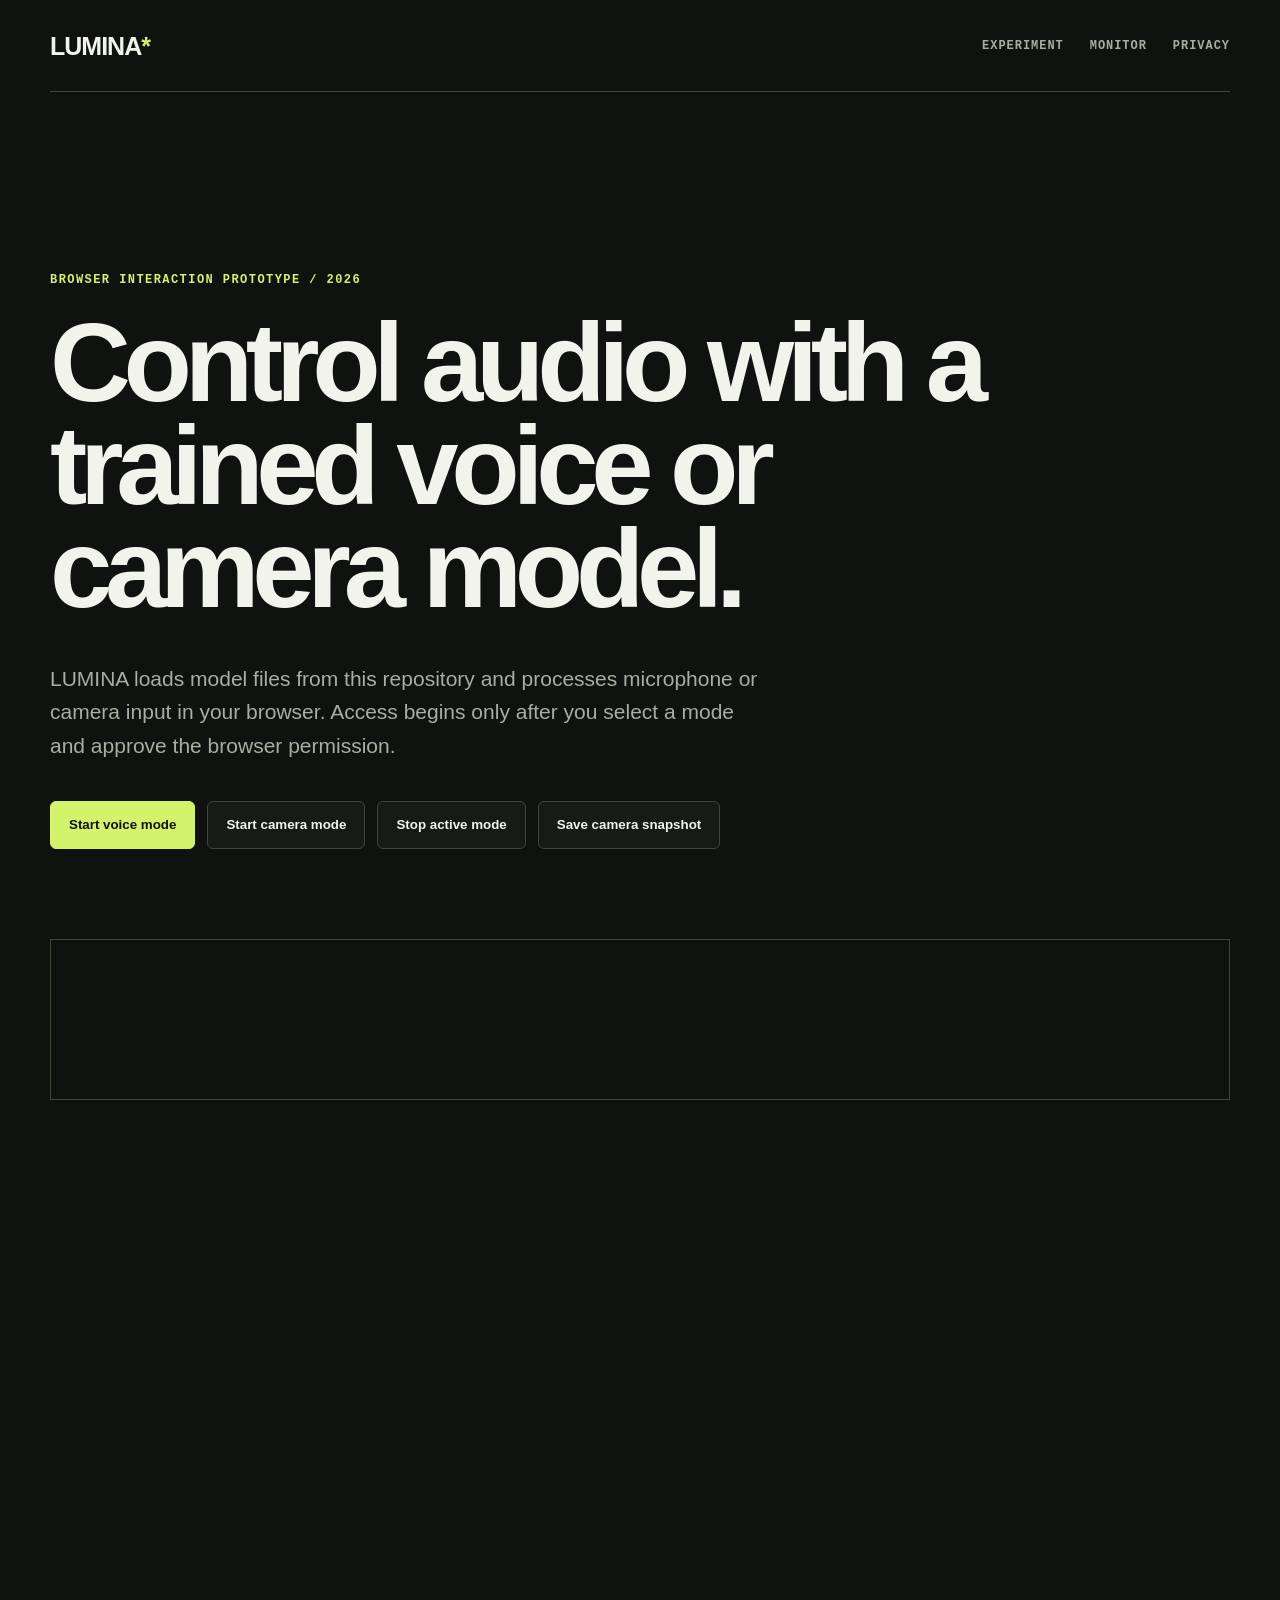
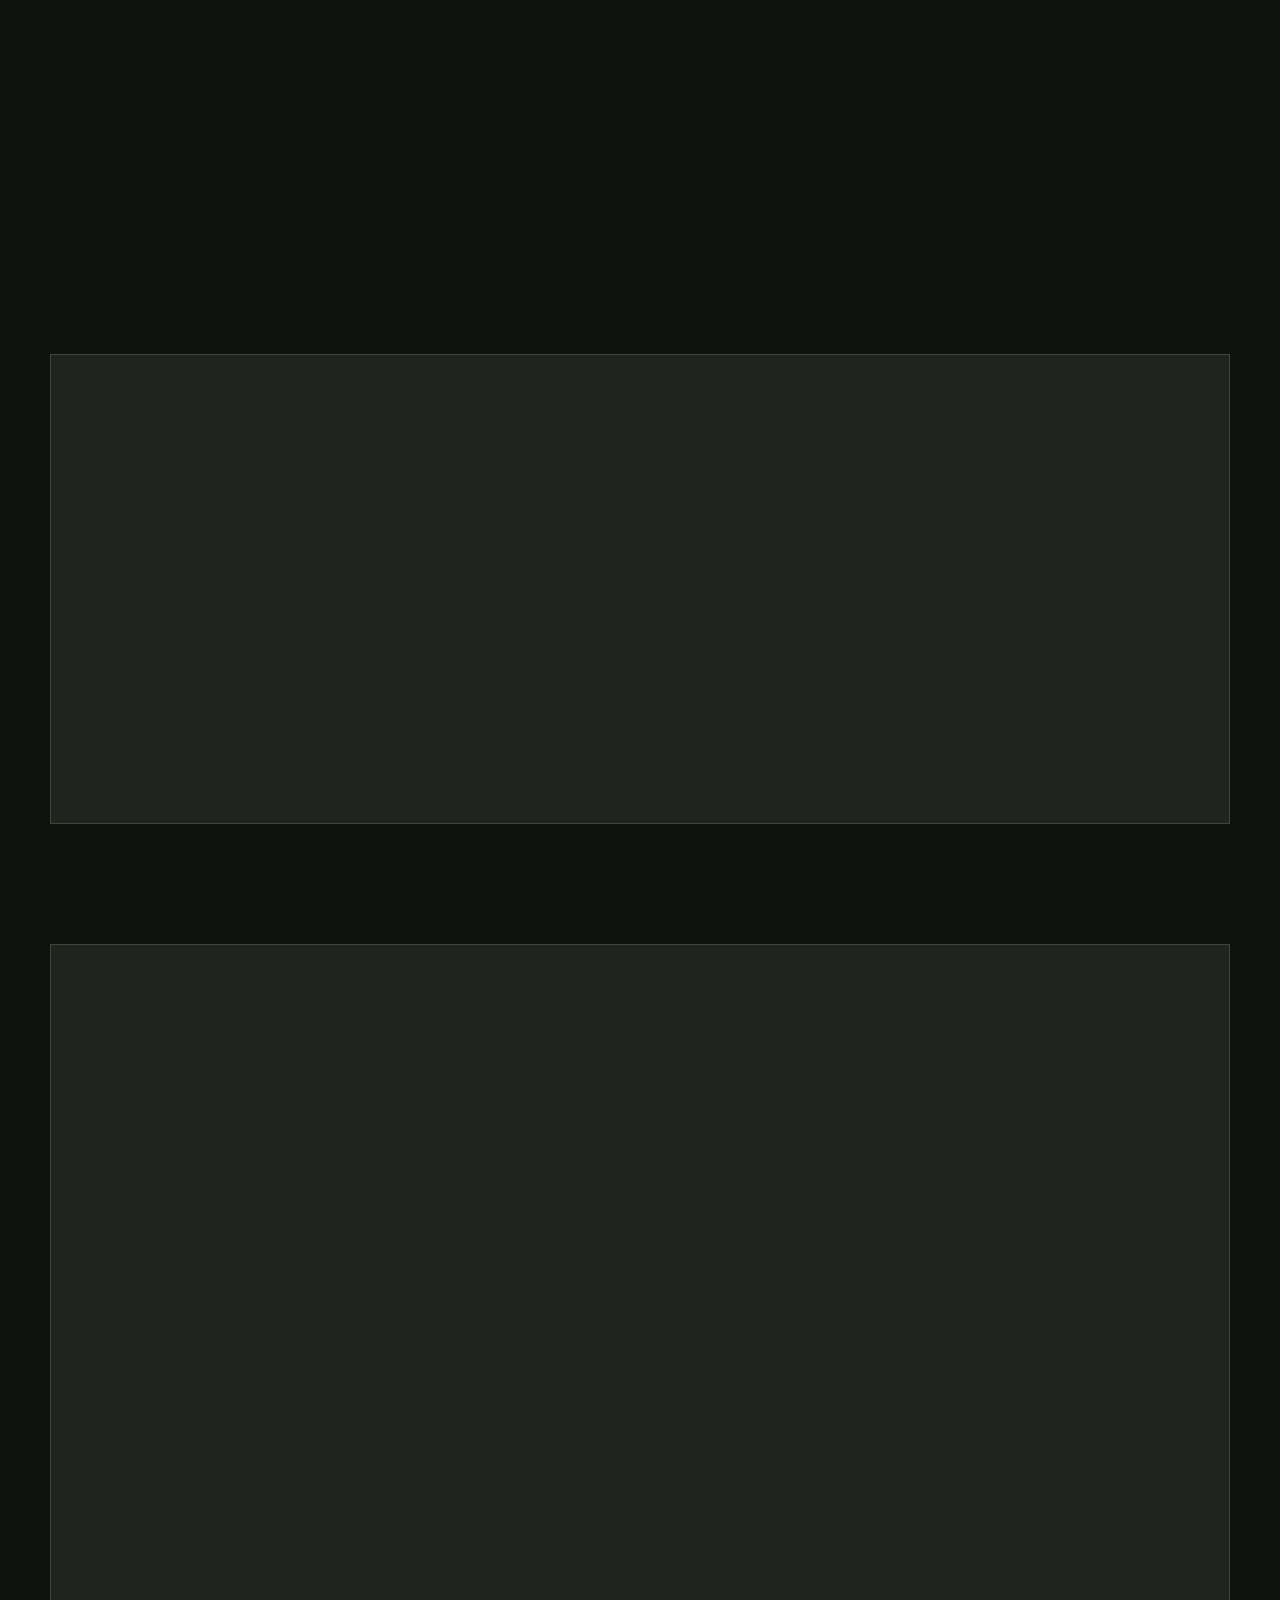
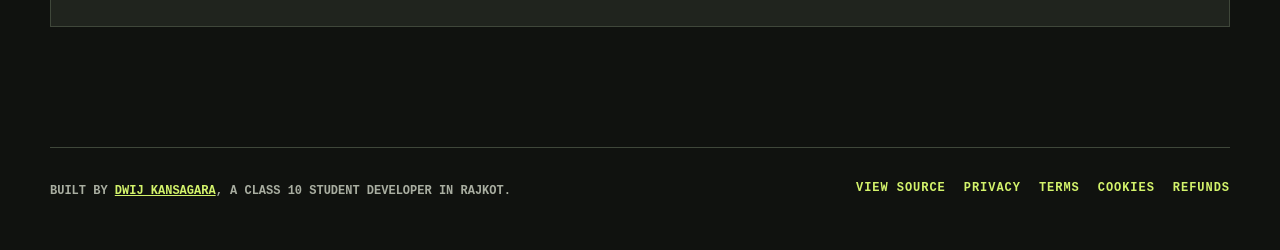
<file: index.html>
<!doctype html>
<html lang="en">
<head>
  <meta charset="UTF-8" />
  <meta name="viewport" content="width=device-width, initial-scale=1" />
<meta name="robots" content="index, follow, max-image-preview:large">
  <meta name="description" content="LUMINA is a browser experiment for camera gesture and voice-command models." />
  <meta http-equiv="Content-Security-Policy" content="default-src 'self'; connect-src 'self' https://dwij-signal.vercel.app; script-src 'self' 'unsafe-eval' https://cdn.jsdelivr.net https://dwij-signal.vercel.app; style-src 'self'; img-src 'self' data: blob:; media-src 'self' blob:; worker-src 'self' blob:; font-src 'self'; base-uri 'self'; form-action 'self'; object-src 'none'" />
  <meta name="author" content="Dwij Kansagara">
<link rel="canonical" href="https://lumina.antideploy.com/">
<title>LUMINA | Camera and voice interaction prototype</title>
  <link rel="icon" href="favicon.svg" type="image/svg+xml" />
  <link rel="stylesheet" href="style.css" />
  <script src="script.js" defer></script>
  <script src="https://dwij-signal.vercel.app/engagement-widget.js?v=20261008-1" defer></script>
  <script type="application/ld+json">{"@context":"https://schema.org","@type":"FAQPage","mainEntity":[{"@type":"Question","name":"Does LUMINA upload camera or microphone input?","acceptedAnswer":{"@type":"Answer","text":"No. Camera frames, microphone samples and model predictions are processed in the browser by this application."}},{"@type":"Question","name":"When does LUMINA request permission?","acceptedAnswer":{"@type":"Answer","text":"LUMINA requests camera or microphone permission only after you select the matching mode."}},{"@type":"Question","name":"Are LUMINA predictions suitable for safety decisions?","acceptedAnswer":{"@type":"Answer","text":"No. LUMINA is an experimental learning prototype and its predictions can be incorrect."}}]}</script>
<script type="application/ld+json">{"@context":"https://schema.org","@type":"BreadcrumbList","itemListElement":[{"@type":"ListItem","position":1,"name":"Home","item":"https://lumina.antideploy.com/"}]}</script>
</head>
<body>
  <a class="skip-link" href="#main">Skip to main content</a>
  <div id="support-warning" class="support-warning hidden" role="alert"></div>

  <header class="site-header">
    <a class="brand" href="#main" aria-label="LUMINA home">LUMINA<span>*</span></a>
    <nav aria-label="Primary navigation">
      <a href="#experiment">Experiment</a>
      <a href="#monitor">Monitor</a>
      <a href="#privacy">Privacy</a>
    </nav>
  </header>

  <main id="main">
    <section class="hero" id="experiment">
      <p class="eyebrow">Browser interaction prototype / 2026</p>
      <h1>Control audio with a trained voice or camera model.</h1>
      <p class="intro">LUMINA loads model files from this repository and processes microphone or camera input in your browser. Access begins only after you select a mode and approve the browser permission.</p>
      <div class="actions">
        <button id="voiceAiBtn" class="primary" type="button">Start voice mode</button>
        <button id="cameraAiBtn" type="button">Start camera mode</button>
        <button id="stopAiBtn" type="button">Stop active mode</button>
        <button id="captureBtn" type="button">Save camera snapshot</button>
      </div>
    </section>

    <section class="status-grid" aria-label="Live experiment status">
      <article><span>Local time</span><strong id="clock">00:00:00</strong></article>
      <article><span>Mode</span><strong id="modeText">NONE</strong></article>
      <article><span>Prediction</span><strong id="predictionText">WAITING</strong></article>
      <article><span>Confidence</span><strong id="confidenceText">0%</strong></article>
    </section>

    <section class="monitor" id="monitor">
      <div class="monitor-copy">
        <p class="eyebrow">Live monitor</p>
        <h2>Input stays on this device.</h2>
        <p>The model output shown here is experimental. It can be incorrect and should not be used for safety, identity, health, or access-control decisions.</p>
        <div class="terminal" aria-live="polite" aria-label="Experiment log">
          <div class="terminal-title">LUMINA LOG</div>
          <div id="terminalBody"><p>&gt; Ready. Select a mode to begin.</p></div>
        </div>
      </div>
      <div class="camera-box" aria-label="Camera preview">
        <div id="webcam-container"><p class="camera-empty">Camera preview appears here after permission is granted.</p></div>
        <div class="scanner-line" aria-hidden="true"></div>
      </div>
    </section>

    <section class="privacy" id="privacy">
      <p class="eyebrow">Permissions and data</p>
      <h2>Nothing is uploaded by this page.</h2>
      <p>Camera frames, microphone samples, predictions, and snapshots are handled locally in the browser. The page downloads TensorFlow.js libraries from jsDelivr and model files from this repository. A snapshot is saved only when you request it.</p>
    </section>
    <section class="privacy" id="faq" aria-labelledby="faq-title"><p class="eyebrow">Common questions</p><h2 id="faq-title">How LUMINA handles input.</h2><h3>Does LUMINA upload camera or microphone input?</h3><p>No. Camera frames, microphone samples and model predictions are processed in this browser by the application.</p><h3>When are permissions requested?</h3><p>Only after you select camera or voice mode.</p><h3>Can predictions be used for safety decisions?</h3><p>No. LUMINA is an experimental learning prototype and its predictions can be incorrect.</p></section>
  </main>

  <dwij-engagement site="lumina"></dwij-engagement>

  <footer><span>Built by <a href="https://about-me.antideploy.com/">Dwij Kansagara</a>, a Class 10 student developer in Rajkot.</span><nav aria-label="Project links"><a href="https://github.com/DwijKansagara/LUMINA-AI">View source</a><a href="privacy.html">Privacy</a><a href="terms.html">Terms</a><a href="cookies.html">Cookies</a><a href="refunds.html">Refunds</a></nav></footer>
</body>
</html>
</file>
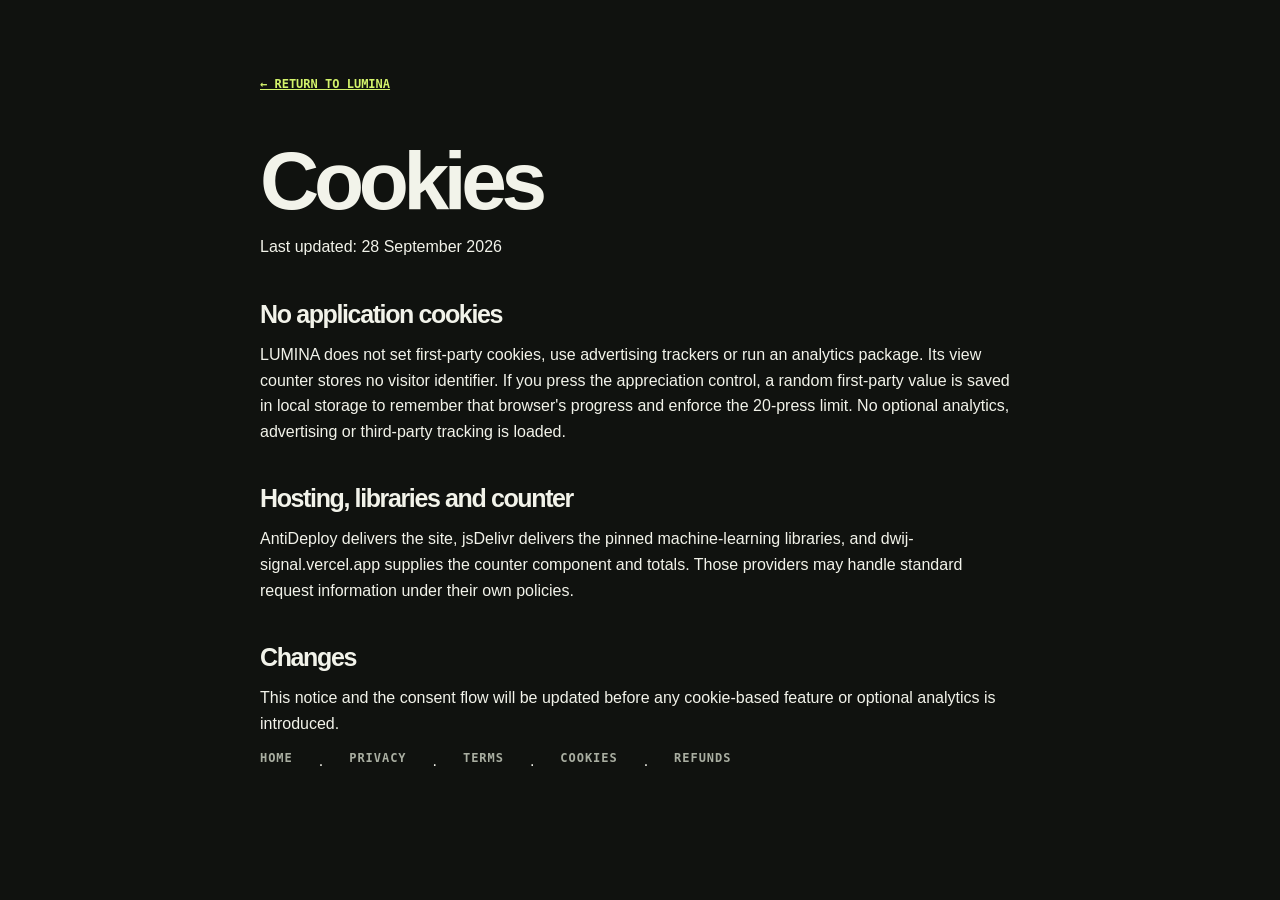
<file: cookies.html>
<!doctype html><html lang="en"><head><meta charset="utf-8"><meta name="viewport" content="width=device-width,initial-scale=1">
<meta name="robots" content="index, follow, max-image-preview:large"><meta name="description" content="LUMINA cookie policy"><meta name="author" content="Dwij Kansagara">
<link rel="canonical" href="https://lumina.antideploy.com/cookies.html">
<title>Cookies | LUMINA</title><link rel="icon" href="favicon.svg" type="image/svg+xml"><link rel="stylesheet" href="style.css"><script type="application/ld+json">{"@context":"https://schema.org","@type":"BreadcrumbList","itemListElement":[{"@type":"ListItem","position":1,"name":"Home","item":"https://lumina.antideploy.com/"},{"@type":"ListItem","position":2,"name":"Cookies","item":"https://lumina.antideploy.com/cookies.html"}]}</script>
</head><body><main class="legal"><a class="back" href="index.html">← Return to LUMINA</a><h1>Cookies</h1><p>Last updated: 28 September 2026</p><h2>No application cookies</h2><p>LUMINA does not set first-party cookies, use advertising trackers or run an analytics package. Its view counter stores no visitor identifier. If you press the appreciation control, a random first-party value is saved in local storage to remember that browser's progress and enforce the 20-press limit. No optional analytics, advertising or third-party tracking is loaded.</p><h2>Hosting, libraries and counter</h2><p>AntiDeploy delivers the site, jsDelivr delivers the pinned machine-learning libraries, and dwij-signal.vercel.app supplies the counter component and totals. Those providers may handle standard request information under their own policies.</p><h2>Changes</h2><p>This notice and the consent flow will be updated before any cookie-based feature or optional analytics is introduced.</p><nav aria-label="Legal pages"><a href="index.html">Home</a> · <a href="privacy.html">Privacy</a> · <a href="terms.html">Terms</a> · <a href="cookies.html">Cookies</a> · <a href="refunds.html">Refunds</a></nav></main></body></html>
</file>
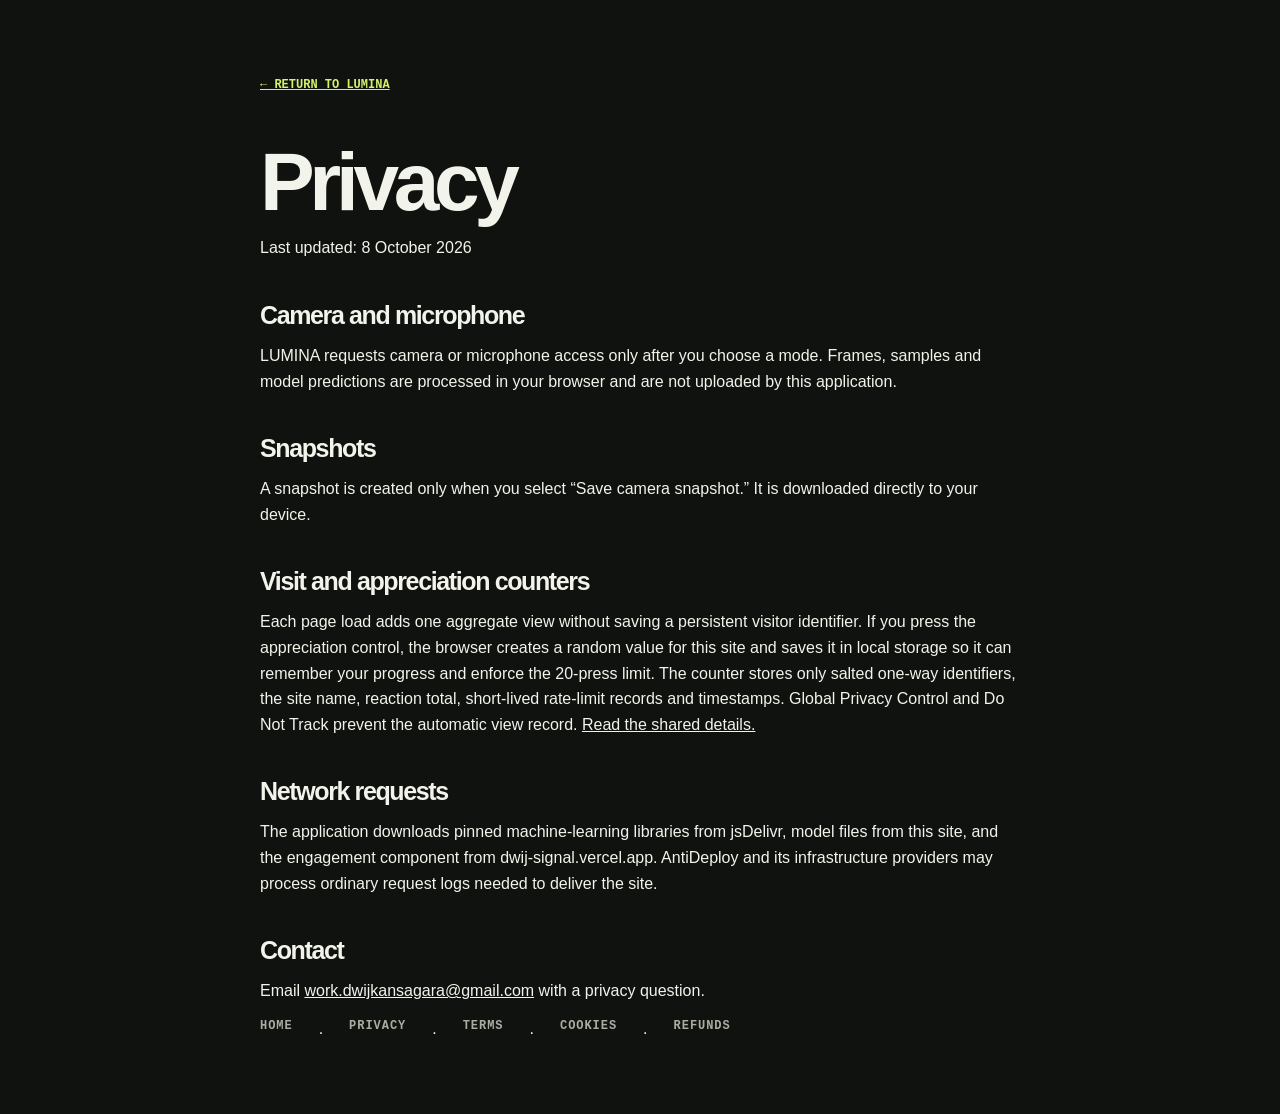
<file: privacy.html>
<!doctype html><html lang="en"><head><meta charset="utf-8"><meta name="viewport" content="width=device-width,initial-scale=1">
<meta name="robots" content="index, follow, max-image-preview:large"><meta name="description" content="LUMINA privacy policy"><meta name="author" content="Dwij Kansagara">
<link rel="canonical" href="https://lumina.antideploy.com/privacy.html">
<title>Privacy | LUMINA</title><link rel="icon" href="favicon.svg" type="image/svg+xml"><link rel="stylesheet" href="style.css"><script type="application/ld+json">{"@context":"https://schema.org","@type":"BreadcrumbList","itemListElement":[{"@type":"ListItem","position":1,"name":"Home","item":"https://lumina.antideploy.com/"},{"@type":"ListItem","position":2,"name":"Privacy","item":"https://lumina.antideploy.com/privacy.html"}]}</script>
</head><body><main class="legal"><a class="back" href="index.html">← Return to LUMINA</a><h1>Privacy</h1><p>Last updated: 8 October 2026</p><h2>Camera and microphone</h2><p>LUMINA requests camera or microphone access only after you choose a mode. Frames, samples and model predictions are processed in your browser and are not uploaded by this application.</p><h2>Snapshots</h2><p>A snapshot is created only when you select “Save camera snapshot.” It is downloaded directly to your device.</p><h2>Visit and appreciation counters</h2><p>Each page load adds one aggregate view without saving a persistent visitor identifier. If you press the appreciation control, the browser creates a random value for this site and saves it in local storage so it can remember your progress and enforce the 20-press limit. The counter stores only salted one-way identifiers, the site name, reaction total, short-lived rate-limit records and timestamps. Global Privacy Control and Do Not Track prevent the automatic view record. <a href="https://dwij-portfolio.antideploy.app/privacy/">Read the shared details.</a></p><h2>Network requests</h2><p>The application downloads pinned machine-learning libraries from jsDelivr, model files from this site, and the engagement component from dwij-signal.vercel.app. AntiDeploy and its infrastructure providers may process ordinary request logs needed to deliver the site.</p><h2>Contact</h2><p>Email <a href="mailto:work.dwijkansagara@gmail.com">work.dwijkansagara@gmail.com</a> with a privacy question.</p><nav aria-label="Legal pages"><a href="index.html">Home</a> · <a href="privacy.html">Privacy</a> · <a href="terms.html">Terms</a> · <a href="cookies.html">Cookies</a> · <a href="refunds.html">Refunds</a></nav></main></body></html>
</file>
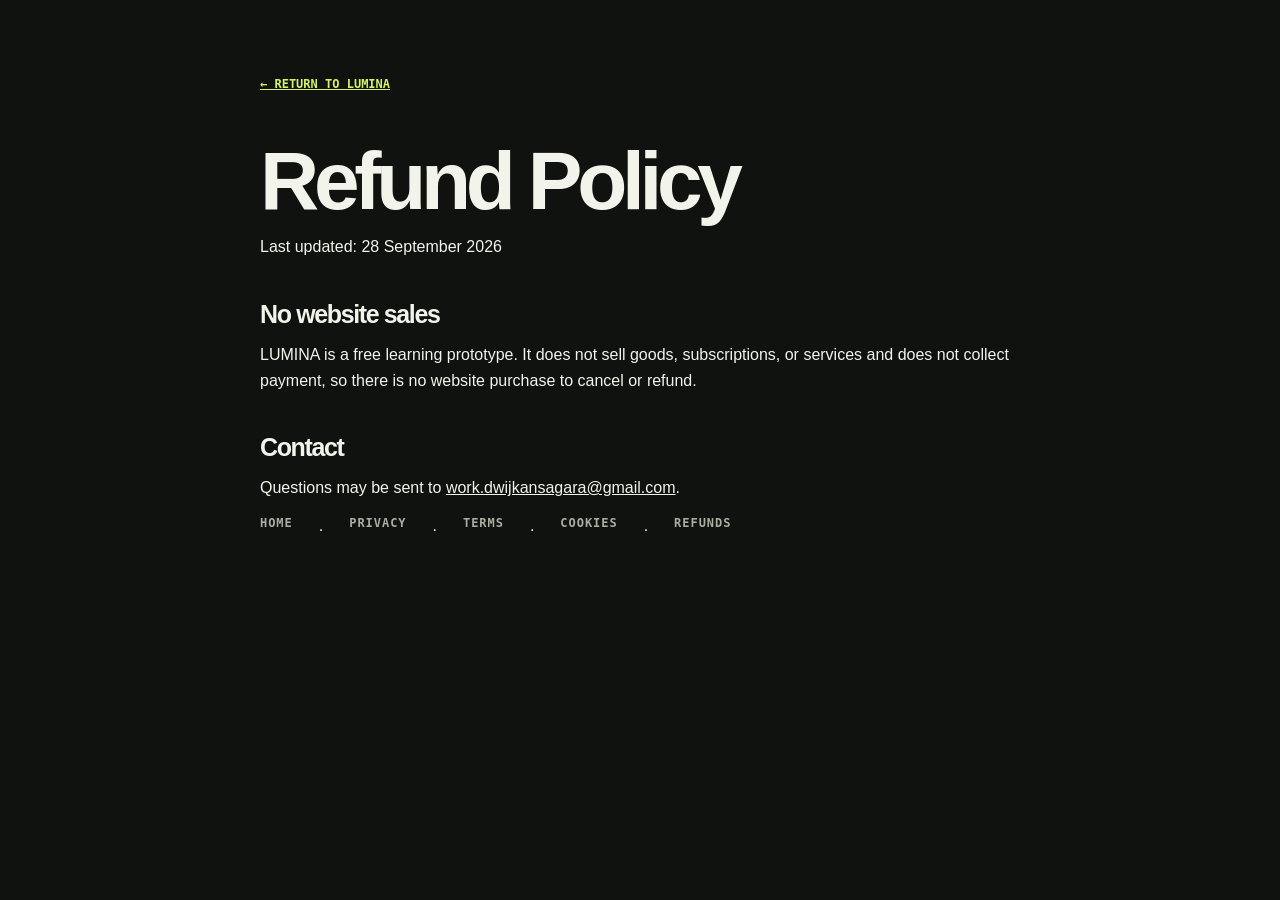
<file: refunds.html>
<!doctype html><html lang="en"><head><meta charset="utf-8"><meta name="viewport" content="width=device-width,initial-scale=1">
<meta name="description" content="Refund policy for the free, non-commercial LUMINA prototype.">
<meta name="robots" content="index, follow, max-image-preview:large"><meta name="author" content="Dwij Kansagara">
<link rel="canonical" href="https://lumina.antideploy.com/refunds.html">
<title>Refund Policy | LUMINA</title><link rel="icon" href="favicon.svg" type="image/svg+xml"><link rel="stylesheet" href="style.css"><script type="application/ld+json">{"@context":"https://schema.org","@type":"BreadcrumbList","itemListElement":[{"@type":"ListItem","position":1,"name":"Home","item":"https://lumina.antideploy.com/"},{"@type":"ListItem","position":2,"name":"Refund Policy","item":"https://lumina.antideploy.com/refunds.html"}]}</script>
</head><body><main class="legal"><a class="back" href="index.html">← Return to LUMINA</a><h1>Refund Policy</h1><p>Last updated: 28 September 2026</p><h2>No website sales</h2><p>LUMINA is a free learning prototype. It does not sell goods, subscriptions, or services and does not collect payment, so there is no website purchase to cancel or refund.</p><h2>Contact</h2><p>Questions may be sent to <a href="mailto:work.dwijkansagara@gmail.com">work.dwijkansagara@gmail.com</a>.</p><nav aria-label="Legal pages"><a href="index.html">Home</a> · <a href="privacy.html">Privacy</a> · <a href="terms.html">Terms</a> · <a href="cookies.html">Cookies</a> · <a href="refunds.html">Refunds</a></nav></main></body></html>
</file>
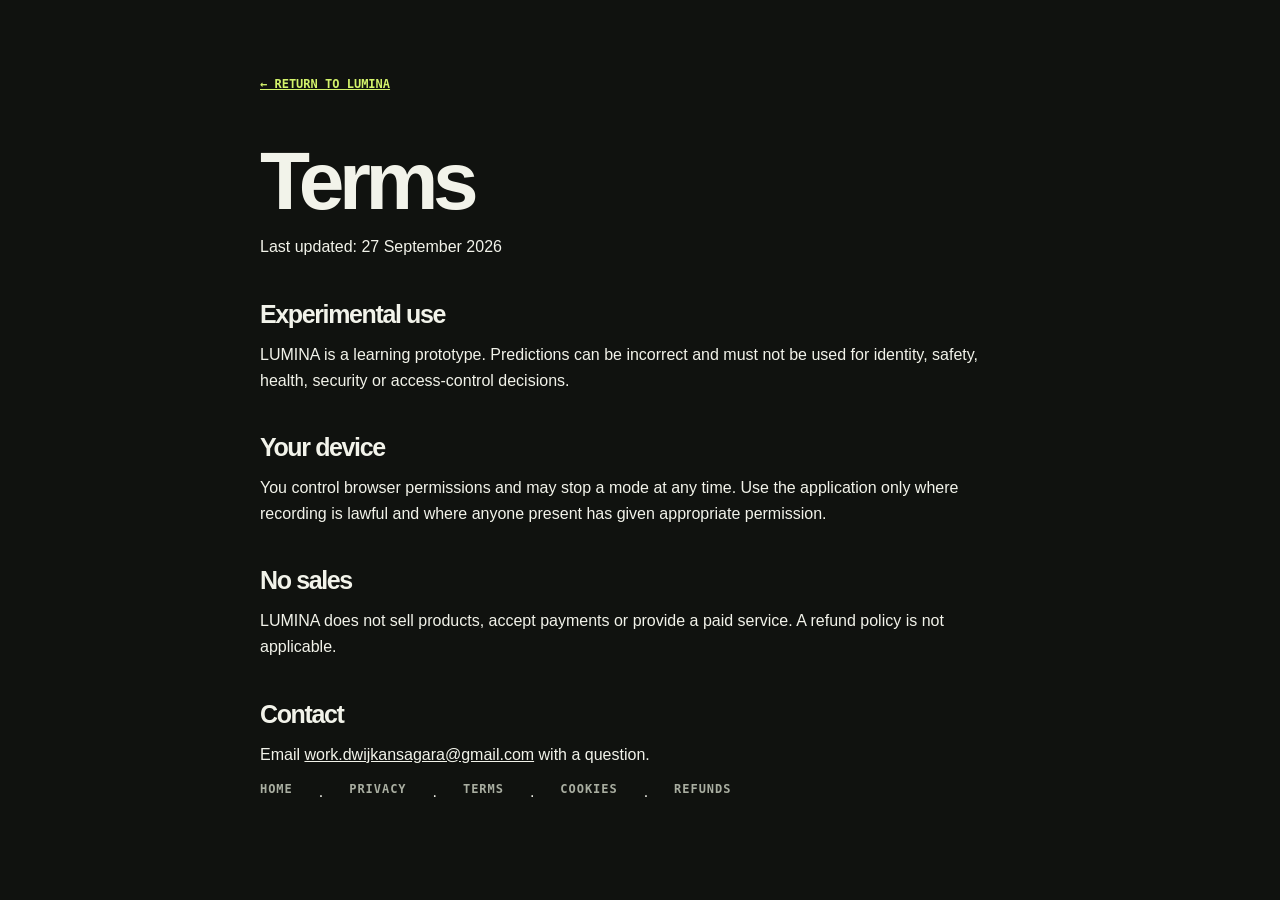
<file: terms.html>
<!doctype html><html lang="en"><head><meta charset="utf-8"><meta name="viewport" content="width=device-width,initial-scale=1">
<meta name="robots" content="index, follow, max-image-preview:large"><meta name="description" content="Terms for using the free LUMINA browser interaction and machine-learning prototype."><meta name="author" content="Dwij Kansagara">
<link rel="canonical" href="https://lumina.antideploy.com/terms.html">
<title>Terms | LUMINA</title><link rel="icon" href="favicon.svg" type="image/svg+xml"><link rel="stylesheet" href="style.css"><script type="application/ld+json">{"@context":"https://schema.org","@type":"BreadcrumbList","itemListElement":[{"@type":"ListItem","position":1,"name":"Home","item":"https://lumina.antideploy.com/"},{"@type":"ListItem","position":2,"name":"Terms","item":"https://lumina.antideploy.com/terms.html"}]}</script>
</head><body><main class="legal"><a class="back" href="index.html">← Return to LUMINA</a><h1>Terms</h1><p>Last updated: 27 September 2026</p><h2>Experimental use</h2><p>LUMINA is a learning prototype. Predictions can be incorrect and must not be used for identity, safety, health, security or access-control decisions.</p><h2>Your device</h2><p>You control browser permissions and may stop a mode at any time. Use the application only where recording is lawful and where anyone present has given appropriate permission.</p><h2>No sales</h2><p>LUMINA does not sell products, accept payments or provide a paid service. A refund policy is not applicable.</p><h2>Contact</h2><p>Email <a href="mailto:work.dwijkansagara@gmail.com">work.dwijkansagara@gmail.com</a> with a question.</p><nav aria-label="Legal pages"><a href="index.html">Home</a> · <a href="privacy.html">Privacy</a> · <a href="terms.html">Terms</a> · <a href="cookies.html">Cookies</a> · <a href="refunds.html">Refunds</a></nav></main></body></html>
</file>
<file: style.css>
:root {
  color-scheme: dark;
  --bg: #10120f;
  --surface: #171a16;
  --surface-2: #20241e;
  --text: #f2f3ea;
  --muted: #a9aea1;
  --line: #3f473a;
  --accent: #d3f36b;
}

* { box-sizing: border-box; }
html { scroll-behavior: smooth; }
body { margin: 0; background: var(--bg); color: var(--text); font-family: Arial, Helvetica, sans-serif; line-height: 1.6; }
a { color: inherit; }
button, a { -webkit-tap-highlight-color: transparent; }
button:focus-visible, a:focus-visible { outline: 3px solid var(--accent); outline-offset: 4px; }
.skip-link { position: fixed; top: 12px; left: 12px; z-index: 20; padding: 10px 14px; background: var(--accent); color: var(--bg); transform: translateY(-180%); }
.skip-link:focus { transform: translateY(0); }
.support-warning { padding: 14px clamp(20px, 6vw, 72px); background: #ffe08a; color: #1b1d18; font-weight: 700; }
.hidden { display: none; }

.site-header, main, footer { width: min(1180px, calc(100% - 40px)); margin-inline: auto; }
.site-header { min-height: 92px; display: flex; align-items: center; justify-content: space-between; border-bottom: 1px solid var(--line); }
.brand { font-size: 25px; font-weight: 850; letter-spacing: -.04em; text-decoration: none; }
.brand span { color: var(--accent); }
nav { display: flex; gap: 26px; }
nav a { color: var(--muted); font: 700 12px/1 monospace; letter-spacing: .08em; text-decoration: none; text-transform: uppercase; }
nav a:hover { color: var(--text); }

.hero { padding: clamp(90px, 15vw, 180px) 0 90px; }
.eyebrow { margin: 0 0 22px; color: var(--accent); font: 700 12px/1.4 monospace; letter-spacing: .12em; text-transform: uppercase; }
h1 { max-width: 980px; margin: 0; font-size: clamp(52px, 9vw, 112px); line-height: .92; letter-spacing: -.065em; }
.intro { max-width: 720px; margin: 42px 0 0; color: var(--muted); font-size: clamp(17px, 2vw, 21px); }
.actions { display: flex; flex-wrap: wrap; gap: 12px; margin-top: 38px; }
button { min-height: 48px; padding: 0 18px; border: 1px solid var(--line); border-radius: 6px; background: var(--surface); color: var(--text); font-weight: 750; cursor: pointer; }
button:hover { border-color: var(--accent); }
button.primary { border-color: var(--accent); background: var(--accent); color: var(--bg); }
button:disabled { cursor: not-allowed; opacity: .5; }

.status-grid { display: grid; grid-template-columns: repeat(4, 1fr); border: 1px solid var(--line); }
.status-grid article { min-height: 150px; padding: 26px; border-right: 1px solid var(--line); background: var(--surface); }
.status-grid article:last-child { border-right: 0; }
.status-grid span { display: block; color: var(--muted); font: 700 11px/1 monospace; letter-spacing: .1em; text-transform: uppercase; }
.status-grid strong { display: block; margin-top: 52px; font-size: clamp(18px, 2.3vw, 28px); overflow-wrap: anywhere; }

.monitor { display: grid; grid-template-columns: 1fr 1fr; gap: clamp(28px, 6vw, 80px); padding: 140px 0; }
h2 { margin: 0; max-width: 620px; font-size: clamp(42px, 6vw, 72px); line-height: .96; letter-spacing: -.055em; }
.monitor-copy > p:not(.eyebrow), .privacy > p:not(.eyebrow) { max-width: 650px; color: var(--muted); font-size: 18px; }
.terminal { margin-top: 42px; border: 1px solid var(--line); background: #090a08; }
.terminal-title { padding: 13px 16px; border-bottom: 1px solid var(--line); color: var(--accent); font: 700 11px/1 monospace; letter-spacing: .12em; }
#terminalBody { height: 210px; padding: 18px; overflow: auto; color: #cfd6c5; font: 13px/1.6 monospace; }
#terminalBody p { margin: 0 0 8px; }
.camera-box { position: relative; min-height: 560px; overflow: hidden; border: 1px solid var(--line); background: var(--surface); }
#webcam-container, #webcam-container video { width: 100%; height: 100%; min-height: 560px; object-fit: cover; }
.camera-empty { display: grid; min-height: 560px; margin: 0; padding: 40px; place-items: center; color: var(--muted); text-align: center; }
.scanner-line { display: none; position: absolute; inset: 0 0 auto; height: 2px; background: var(--accent); animation: scan 3s linear infinite; }
.camera-box.active .scanner-line { display: block; }
@keyframes scan { from { transform: translateY(0); } to { transform: translateY(558px); } }

.privacy { margin-bottom: 120px; padding: clamp(38px, 6vw, 70px); border: 1px solid var(--line); background: var(--surface-2); }
footer { display: flex; justify-content: space-between; gap: 24px; padding: 34px 0 50px; border-top: 1px solid var(--line); color: var(--muted); font: 700 12px/1.5 monospace; text-transform: uppercase; }
footer nav { display: flex; flex-wrap: wrap; gap: 18px; }
footer a { color: var(--accent); }
.legal { max-width: 760px; min-height: calc(100vh - 140px); padding: 70px 0; }
.legal h1 { max-width: none; font-size: clamp(46px, 8vw, 82px); }
.legal h2 { margin-top: 42px; font-size: 25px; }
.legal .back { display: inline-block; margin-bottom: 52px; color: var(--accent); font: 700 12px monospace; text-transform: uppercase; }

@media (prefers-reduced-motion: no-preference) {
  .reveal-ready .reveal-item {
    opacity: 0;
    transform: translateY(18px);
    transition: opacity .55s cubic-bezier(.22, 1, .36, 1), transform .55s cubic-bezier(.22, 1, .36, 1);
  }
  .reveal-ready .reveal-item.is-visible {
    opacity: 1;
    transform: translateY(0);
  }
  .status-grid .reveal-item:nth-child(2) { transition-delay: 60ms; }
  .status-grid .reveal-item:nth-child(3) { transition-delay: 120ms; }
  .status-grid .reveal-item:nth-child(4) { transition-delay: 180ms; }
  button { transition: transform .2s ease, border-color .2s ease, background .2s ease; }
  button:hover { transform: translateY(-2px); }
}

@media (max-width: 760px) {
  .site-header { align-items: flex-start; padding: 24px 0; }
  nav { display: none; }
  .status-grid { grid-template-columns: 1fr 1fr; }
  .status-grid article:nth-child(2) { border-right: 0; }
  .status-grid article:nth-child(-n+2) { border-bottom: 1px solid var(--line); }
  .monitor { grid-template-columns: 1fr; padding: 90px 0; }
  .camera-box, #webcam-container, #webcam-container video, .camera-empty { min-height: 420px; }
  footer { flex-direction: column; }
}

@media (prefers-reduced-motion: reduce) {
  html { scroll-behavior: auto; }
  *, *::before, *::after { animation-duration: .01ms !important; animation-iteration-count: 1 !important; }
}
</file>
